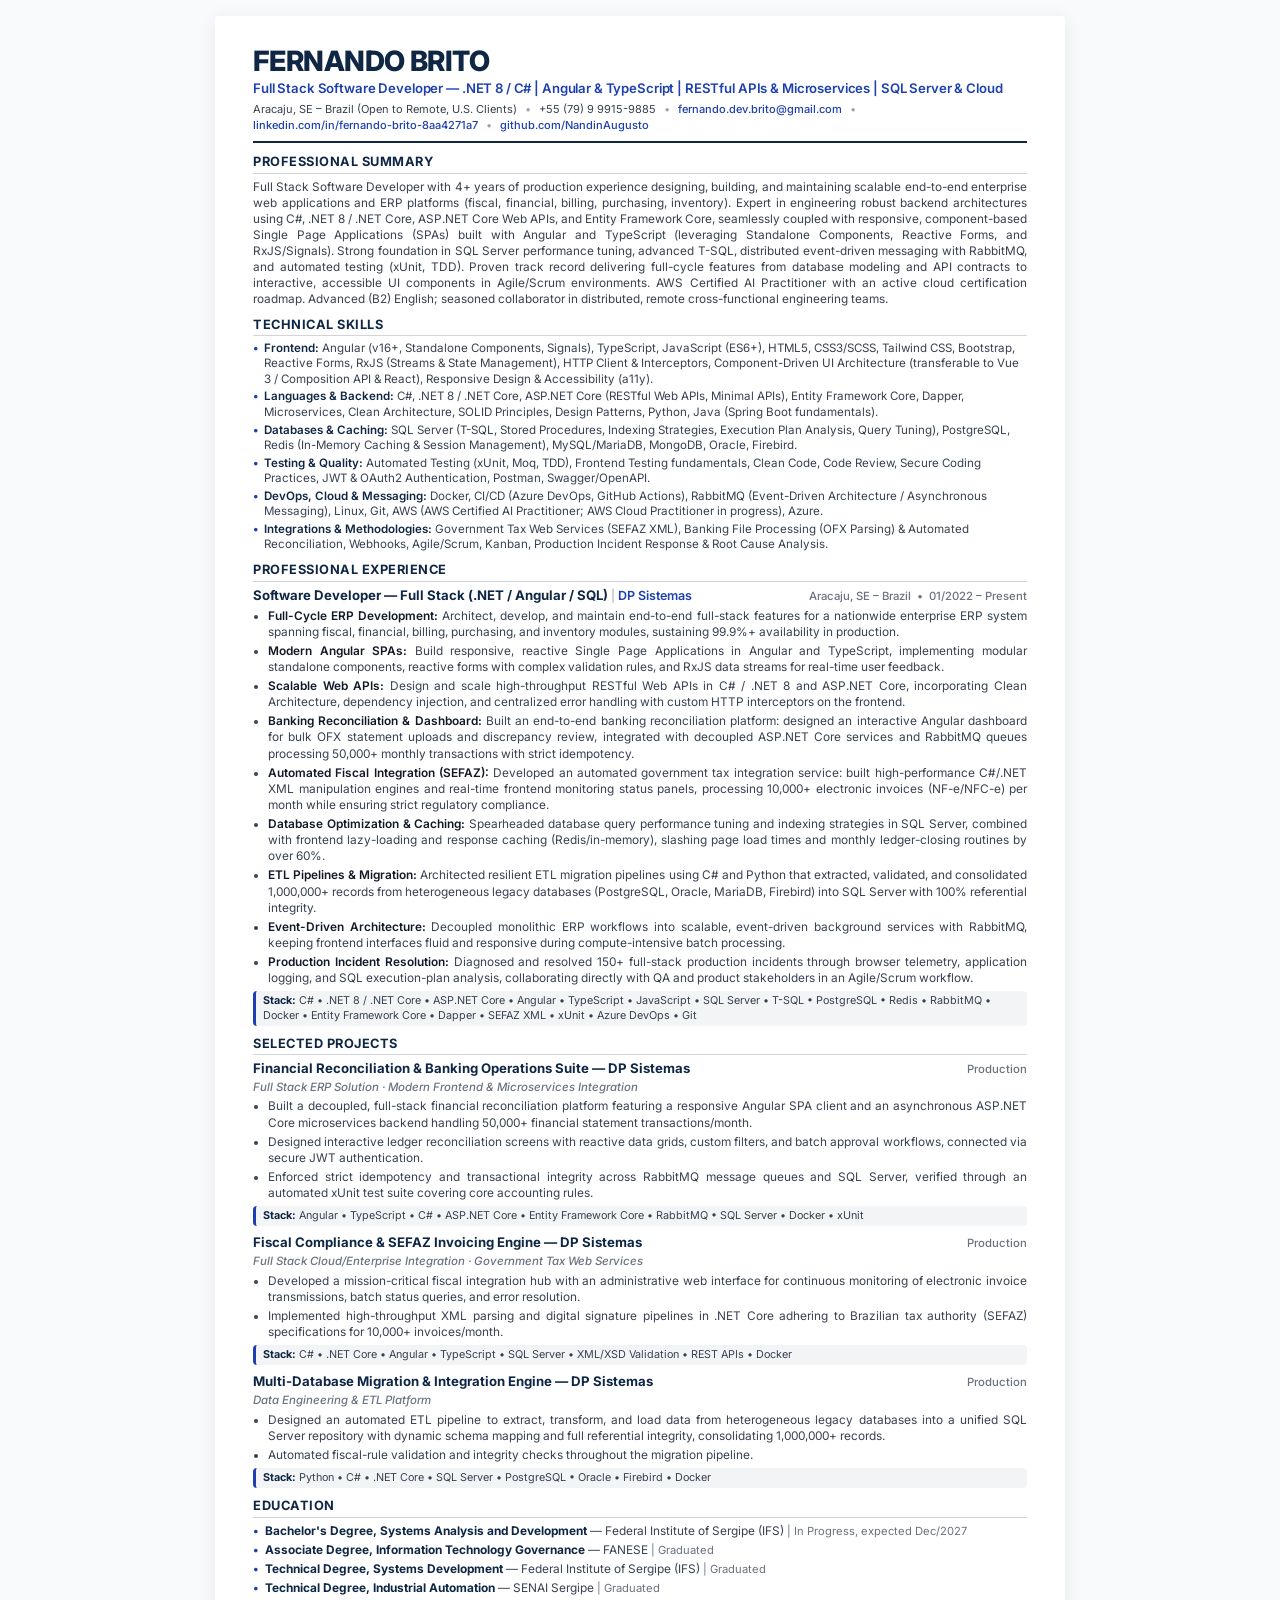
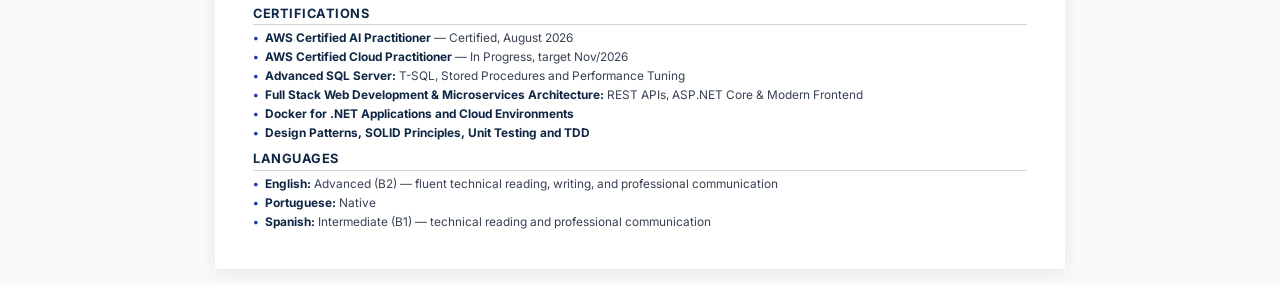
<file: cv/Fernando_Brito_Fullstack_Developer_EN.html>
<!DOCTYPE html>
<html lang="en">
<head>
  <meta charset="UTF-8">
  <meta name="viewport" content="width=device-width, initial-scale=1.0">
  <title>Fernando Brito - Full Stack Software Developer Resume</title>
  <link rel="preconnect" href="https://fonts.googleapis.com">
  <link rel="preconnect" href="https://fonts.gstatic.com" crossorigin>
  <link href="https://fonts.googleapis.com/css2?family=Inter:wght@300;400;500;600;700;800&display=swap" rel="stylesheet">
  <style>
    :root {
      --primary-color: #0f2744;
      --secondary-color: #1e40af;
      --text-main: #111827;
      --text-muted: #374151;
      --text-light: #6b7280;
      --border-color: #e5e7eb;
      --line-color: #d1d5db;
      --bg-pill: #f3f4f6;
    }

    * {
      box-sizing: border-box;
      margin: 0;
      padding: 0;
    }

    body {
      font-family: 'Inter', -apple-system, BlinkMacSystemFont, "Segoe UI", Roboto, Helvetica, Arial, sans-serif;
      color: var(--text-main);
      background-color: #f8fafc;
      line-height: 1.35;
      font-size: 9.1pt;
      -webkit-font-smoothing: antialiased;
    }

    .resume-container {
      max-width: 850px;
      margin: 16px auto;
      background: #ffffff;
      padding: 30px 38px;
      box-shadow: 0 4px 20px rgba(0, 0, 0, 0.08);
      border-radius: 4px;
    }

    /* Header */
    header {
      border-bottom: 2px solid var(--primary-color);
      padding-bottom: 8px;
      margin-bottom: 10px;
    }

    h1.name {
      font-size: 21pt;
      font-weight: 800;
      letter-spacing: -0.02em;
      color: var(--primary-color);
      text-transform: uppercase;
      line-height: 1.1;
      margin-bottom: 3px;
    }

    .headline {
      font-size: 9.9pt;
      font-weight: 600;
      color: var(--secondary-color);
      margin-bottom: 5px;
      letter-spacing: -0.01em;
    }

    .contact-bar {
      font-size: 8.3pt;
      color: var(--text-muted);
      display: flex;
      flex-wrap: wrap;
      align-items: center;
      gap: 3px 8px;
      line-height: 1.25;
    }

    .contact-bar a {
      color: var(--secondary-color);
      text-decoration: none;
      font-weight: 500;
    }

    .contact-bar a:hover {
      text-decoration: underline;
    }

    .separator {
      color: #9ca3af;
      font-weight: 400;
    }

    /* Section Styles */
    section {
      margin-bottom: 9px;
    }

    h2.section-title {
      font-size: 9.6pt;
      font-weight: 700;
      color: var(--primary-color);
      text-transform: uppercase;
      letter-spacing: 0.04em;
      border-bottom: 1px solid var(--line-color);
      padding-bottom: 2px;
      margin-bottom: 5px;
    }

    p.summary {
      color: var(--text-muted);
      text-align: justify;
      font-size: 8.85pt;
      line-height: 1.36;
    }

    /* Technical Skills */
    .skills-list {
      list-style-type: none;
      display: flex;
      flex-direction: column;
      gap: 2.5px;
    }

    .skills-list li {
      font-size: 8.7pt;
      color: var(--text-muted);
      line-height: 1.32;
      padding-left: 11px;
      position: relative;
    }

    .skills-list li::before {
      content: "•";
      position: absolute;
      left: 0;
      color: var(--secondary-color);
      font-weight: bold;
    }

    .skills-list strong {
      color: var(--primary-color);
      font-weight: 600;
    }

    /* Experience & Projects */
    .experience-block {
      margin-bottom: 8px;
    }

    .project-block {
      margin-bottom: 8px;
      page-break-inside: avoid;
    }

    .item-header {
      display: flex;
      justify-content: space-between;
      align-items: baseline;
      margin-bottom: 2px;
      flex-wrap: wrap;
    }

    .role-title {
      font-size: 9.9pt;
      font-weight: 700;
      color: var(--primary-color);
    }

    .company-name {
      font-size: 9.4pt;
      font-weight: 600;
      color: var(--secondary-color);
    }

    .location-date {
      font-size: 8.5pt;
      font-weight: 500;
      color: var(--text-light);
      white-space: nowrap;
    }

    .project-subtitle {
      font-size: 8.6pt;
      font-weight: 500;
      color: var(--text-light);
      font-style: italic;
      margin-bottom: 3px;
    }

    ul.bullet-list {
      margin-top: 3px;
      padding-left: 15px;
      display: flex;
      flex-direction: column;
      gap: 3px;
    }

    ul.bullet-list li {
      font-size: 8.9pt;
      color: var(--text-muted);
      line-height: 1.36;
      text-align: justify;
    }

    ul.bullet-list li strong {
      color: var(--text-main);
      font-weight: 600;
    }

    .stack-line {
      margin-top: 5px;
      font-size: 8.1pt;
      color: var(--text-muted);
      background: var(--bg-pill);
      padding: 3px 7px;
      border-radius: 4px;
      line-height: 1.32;
      border-left: 3px solid var(--secondary-color);
    }

    .stack-line strong {
      color: var(--primary-color);
    }

    /* Education, Certs, Languages */
    .compact-list {
      list-style-type: none;
      display: flex;
      flex-direction: column;
      gap: 3px;
    }

    .compact-list li {
      font-size: 8.9pt;
      color: var(--text-muted);
      padding-left: 12px;
      position: relative;
      line-height: 1.35;
    }

    .compact-list li::before {
      content: "•";
      position: absolute;
      left: 0;
      color: var(--secondary-color);
      font-weight: bold;
    }

    .compact-list strong {
      color: var(--primary-color);
    }

    .compact-list span.meta {
      color: var(--text-light);
      font-size: 8.4pt;
    }

    /* Print Optimizations */
    @media print {
      body {
        background-color: #ffffff;
        color: #000000;
        font-size: 8.6pt;
        line-height: 1.3;
      }

      .resume-container {
        max-width: 100%;
        margin: 0;
        padding: 0;
        box-shadow: none;
        border-radius: 0;
      }

      @page {
        size: letter;
        margin: 7mm 10mm 7mm 10mm;
      }

      section {
        margin-bottom: 7px;
      }

      h2.section-title {
        margin-bottom: 4px;
        padding-bottom: 1px;
      }

      header {
        margin-bottom: 7px;
        padding-bottom: 5px;
      }

      p.summary {
        font-size: 8.5pt;
        line-height: 1.3;
      }

      .skills-list {
        gap: 1.5px;
      }

      .skills-list li {
        font-size: 8.4pt;
        line-height: 1.28;
      }

      ul.bullet-list {
        gap: 1.5px;
      }

      ul.bullet-list li {
        font-size: 8.5pt;
        line-height: 1.28;
      }

      .page-break {
        page-break-before: always;
      }

      .avoid-break {
        page-break-inside: avoid;
      }

      .contact-bar a {
        color: #000000;
        text-decoration: none;
      }

      .stack-line {
        background: #f4f4f5;
        -webkit-print-color-adjust: exact;
        print-color-adjust: exact;
      }
    }
  </style>
</head>
<body>

  <div class="resume-container">
    <!-- Header -->
    <header>
      <h1 class="name">Fernando Brito</h1>
      <div class="headline">Full Stack Software Developer — .NET 8 / C# | Angular & TypeScript | RESTful APIs & Microservices | SQL Server & Cloud</div>
      <div class="contact-bar">
        <span>Aracaju, SE – Brazil (Open to Remote, U.S. Clients)</span>
        <span class="separator">•</span>
        <span>+55 (79) 9 9915-9885</span>
        <span class="separator">•</span>
        <a href="mailto:fernando.dev.brito@gmail.com">fernando.dev.brito@gmail.com</a>
        <span class="separator">•</span>
        <a href="https://linkedin.com/in/fernando-brito-8aa4271a7" target="_blank">linkedin.com/in/fernando-brito-8aa4271a7</a>
        <span class="separator">•</span>
        <a href="https://github.com/NandinAugusto" target="_blank">github.com/NandinAugusto</a>
      </div>
    </header>

    <!-- Professional Summary -->
    <section>
      <h2 class="section-title">Professional Summary</h2>
      <p class="summary">
        Full Stack Software Developer with 4+ years of production experience designing, building, and maintaining scalable end-to-end enterprise web applications and ERP platforms (fiscal, financial, billing, purchasing, inventory). Expert in engineering robust backend architectures using C#, .NET 8 / .NET Core, ASP.NET Core Web APIs, and Entity Framework Core, seamlessly coupled with responsive, component-based Single Page Applications (SPAs) built with Angular and TypeScript (leveraging Standalone Components, Reactive Forms, and RxJS/Signals). Strong foundation in SQL Server performance tuning, advanced T-SQL, distributed event-driven messaging with RabbitMQ, and automated testing (xUnit, TDD). Proven track record delivering full-cycle features from database modeling and API contracts to interactive, accessible UI components in Agile/Scrum environments. AWS Certified AI Practitioner with an active cloud certification roadmap. Advanced (B2) English; seasoned collaborator in distributed, remote cross-functional engineering teams.
      </p>
    </section>

    <!-- Technical Skills -->
    <section>
      <h2 class="section-title">Technical Skills</h2>
      <ul class="skills-list">
        <li><strong>Frontend:</strong> Angular (v16+, Standalone Components, Signals), TypeScript, JavaScript (ES6+), HTML5, CSS3/SCSS, Tailwind CSS, Bootstrap, Reactive Forms, RxJS (Streams & State Management), HTTP Client & Interceptors, Component-Driven UI Architecture (transferable to Vue 3 / Composition API & React), Responsive Design & Accessibility (a11y).</li>
        <li><strong>Languages & Backend:</strong> C#, .NET 8 / .NET Core, ASP.NET Core (RESTful Web APIs, Minimal APIs), Entity Framework Core, Dapper, Microservices, Clean Architecture, SOLID Principles, Design Patterns, Python, Java (Spring Boot fundamentals).</li>
        <li><strong>Databases & Caching:</strong> SQL Server (T-SQL, Stored Procedures, Indexing Strategies, Execution Plan Analysis, Query Tuning), PostgreSQL, Redis (In-Memory Caching & Session Management), MySQL/MariaDB, MongoDB, Oracle, Firebird.</li>
        <li><strong>Testing & Quality:</strong> Automated Testing (xUnit, Moq, TDD), Frontend Testing fundamentals, Clean Code, Code Review, Secure Coding Practices, JWT & OAuth2 Authentication, Postman, Swagger/OpenAPI.</li>
        <li><strong>DevOps, Cloud & Messaging:</strong> Docker, CI/CD (Azure DevOps, GitHub Actions), RabbitMQ (Event-Driven Architecture / Asynchronous Messaging), Linux, Git, AWS (AWS Certified AI Practitioner; AWS Cloud Practitioner in progress), Azure.</li>
        <li><strong>Integrations & Methodologies:</strong> Government Tax Web Services (SEFAZ XML), Banking File Processing (OFX Parsing) & Automated Reconciliation, Webhooks, Agile/Scrum, Kanban, Production Incident Response & Root Cause Analysis.</li>
      </ul>
    </section>

    <!-- Professional Experience -->
    <section>
      <h2 class="section-title">Professional Experience</h2>
      <div class="experience-block">
        <div class="item-header">
          <div>
            <span class="role-title">Software Developer — Full Stack (.NET / Angular / SQL)</span>
            <span class="separator"> | </span>
            <span class="company-name">DP Sistemas</span>
          </div>
          <div class="location-date">Aracaju, SE – Brazil &nbsp;•&nbsp; 01/2022 – Present</div>
        </div>
        <ul class="bullet-list">
          <li><strong>Full-Cycle ERP Development:</strong> Architect, develop, and maintain end-to-end full-stack features for a nationwide enterprise ERP system spanning fiscal, financial, billing, purchasing, and inventory modules, sustaining 99.9%+ availability in production.</li>
          <li><strong>Modern Angular SPAs:</strong> Build responsive, reactive Single Page Applications in Angular and TypeScript, implementing modular standalone components, reactive forms with complex validation rules, and RxJS data streams for real-time user feedback.</li>
          <li><strong>Scalable Web APIs:</strong> Design and scale high-throughput RESTful Web APIs in C# / .NET 8 and ASP.NET Core, incorporating Clean Architecture, dependency injection, and centralized error handling with custom HTTP interceptors on the frontend.</li>
          <li><strong>Banking Reconciliation & Dashboard:</strong> Built an end-to-end banking reconciliation platform: designed an interactive Angular dashboard for bulk OFX statement uploads and discrepancy review, integrated with decoupled ASP.NET Core services and RabbitMQ queues processing 50,000+ monthly transactions with strict idempotency.</li>
          <li><strong>Automated Fiscal Integration (SEFAZ):</strong> Developed an automated government tax integration service: built high-performance C#/.NET XML manipulation engines and real-time frontend monitoring status panels, processing 10,000+ electronic invoices (NF-e/NFC-e) per month while ensuring strict regulatory compliance.</li>
          <li><strong>Database Optimization & Caching:</strong> Spearheaded database query performance tuning and indexing strategies in SQL Server, combined with frontend lazy-loading and response caching (Redis/in-memory), slashing page load times and monthly ledger-closing routines by over 60%.</li>
          <li><strong>ETL Pipelines & Migration:</strong> Architected resilient ETL migration pipelines using C# and Python that extracted, validated, and consolidated 1,000,000+ records from heterogeneous legacy databases (PostgreSQL, Oracle, MariaDB, Firebird) into SQL Server with 100% referential integrity.</li>
          <li><strong>Event-Driven Architecture:</strong> Decoupled monolithic ERP workflows into scalable, event-driven background services with RabbitMQ, keeping frontend interfaces fluid and responsive during compute-intensive batch processing.</li>
          <li><strong>Production Incident Resolution:</strong> Diagnosed and resolved 150+ full-stack production incidents through browser telemetry, application logging, and SQL execution-plan analysis, collaborating directly with QA and product stakeholders in an Agile/Scrum workflow.</li>
        </ul>
        <div class="stack-line">
          <strong>Stack:</strong> C# • .NET 8 / .NET Core • ASP.NET Core • Angular • TypeScript • JavaScript • SQL Server • T-SQL • PostgreSQL • Redis • RabbitMQ • Docker • Entity Framework Core • Dapper • SEFAZ XML • xUnit • Azure DevOps • Git
        </div>
      </div>
    </section>

    <div class="page-break"></div>

    <!-- Selected Projects -->
    <section>
      <h2 class="section-title">Selected Projects</h2>
      
      <div class="project-block">
        <div class="item-header">
          <span class="role-title">Financial Reconciliation & Banking Operations Suite — DP Sistemas</span>
          <span class="location-date">Production</span>
        </div>
        <div class="project-subtitle">Full Stack ERP Solution · Modern Frontend & Microservices Integration</div>
        <ul class="bullet-list">
          <li>Built a decoupled, full-stack financial reconciliation platform featuring a responsive Angular SPA client and an asynchronous ASP.NET Core microservices backend handling 50,000+ financial statement transactions/month.</li>
          <li>Designed interactive ledger reconciliation screens with reactive data grids, custom filters, and batch approval workflows, connected via secure JWT authentication.</li>
          <li>Enforced strict idempotency and transactional integrity across RabbitMQ message queues and SQL Server, verified through an automated xUnit test suite covering core accounting rules.</li>
        </ul>
        <div class="stack-line">
          <strong>Stack:</strong> Angular • TypeScript • C# • ASP.NET Core • Entity Framework Core • RabbitMQ • SQL Server • Docker • xUnit
        </div>
      </div>

      <div class="project-block">
        <div class="item-header">
          <span class="role-title">Fiscal Compliance & SEFAZ Invoicing Engine — DP Sistemas</span>
          <span class="location-date">Production</span>
        </div>
        <div class="project-subtitle">Full Stack Cloud/Enterprise Integration · Government Tax Web Services</div>
        <ul class="bullet-list">
          <li>Developed a mission-critical fiscal integration hub with an administrative web interface for continuous monitoring of electronic invoice transmissions, batch status queries, and error resolution.</li>
          <li>Implemented high-throughput XML parsing and digital signature pipelines in .NET Core adhering to Brazilian tax authority (SEFAZ) specifications for 10,000+ invoices/month.</li>
        </ul>
        <div class="stack-line">
          <strong>Stack:</strong> C# • .NET Core • Angular • TypeScript • SQL Server • XML/XSD Validation • REST APIs • Docker
        </div>
      </div>

      <div class="project-block">
        <div class="item-header">
          <span class="role-title">Multi-Database Migration & Integration Engine — DP Sistemas</span>
          <span class="location-date">Production</span>
        </div>
        <div class="project-subtitle">Data Engineering & ETL Platform</div>
        <ul class="bullet-list">
          <li>Designed an automated ETL pipeline to extract, transform, and load data from heterogeneous legacy databases into a unified SQL Server repository with dynamic schema mapping and full referential integrity, consolidating 1,000,000+ records.</li>
          <li>Automated fiscal-rule validation and integrity checks throughout the migration pipeline.</li>
        </ul>
        <div class="stack-line">
          <strong>Stack:</strong> Python • C# • .NET Core • SQL Server • PostgreSQL • Oracle • Firebird • Docker
        </div>
      </div>
    </section>

    <!-- Education -->
    <section class="avoid-break">
      <h2 class="section-title">Education</h2>
      <ul class="compact-list">
        <li><strong>Bachelor's Degree, Systems Analysis and Development</strong> — Federal Institute of Sergipe (IFS) <span class="meta">| In Progress, expected Dec/2027</span></li>
        <li><strong>Associate Degree, Information Technology Governance</strong> — FANESE <span class="meta">| Graduated</span></li>
        <li><strong>Technical Degree, Systems Development</strong> — Federal Institute of Sergipe (IFS) <span class="meta">| Graduated</span></li>
        <li><strong>Technical Degree, Industrial Automation</strong> — SENAI Sergipe <span class="meta">| Graduated</span></li>
      </ul>
    </section>

    <!-- Certifications -->
    <section class="avoid-break">
      <h2 class="section-title">Certifications</h2>
      <ul class="compact-list">
        <li><strong>AWS Certified AI Practitioner</strong> — Certified, August 2026</li>
        <li><strong>AWS Certified Cloud Practitioner</strong> — In Progress, target Nov/2026</li>
        <li><strong>Advanced SQL Server:</strong> T-SQL, Stored Procedures and Performance Tuning</li>
        <li><strong>Full Stack Web Development & Microservices Architecture:</strong> REST APIs, ASP.NET Core & Modern Frontend</li>
        <li><strong>Docker for .NET Applications and Cloud Environments</strong></li>
        <li><strong>Design Patterns, SOLID Principles, Unit Testing and TDD</strong></li>
      </ul>
    </section>

    <!-- Languages -->
    <section class="avoid-break">
      <h2 class="section-title">Languages</h2>
      <ul class="compact-list">
        <li><strong>English:</strong> Advanced (B2) — fluent technical reading, writing, and professional communication</li>
        <li><strong>Portuguese:</strong> Native</li>
        <li><strong>Spanish:</strong> Intermediate (B1) — technical reading and professional communication</li>
      </ul>
    </section>

  </div>

</body>
</html>
</file>
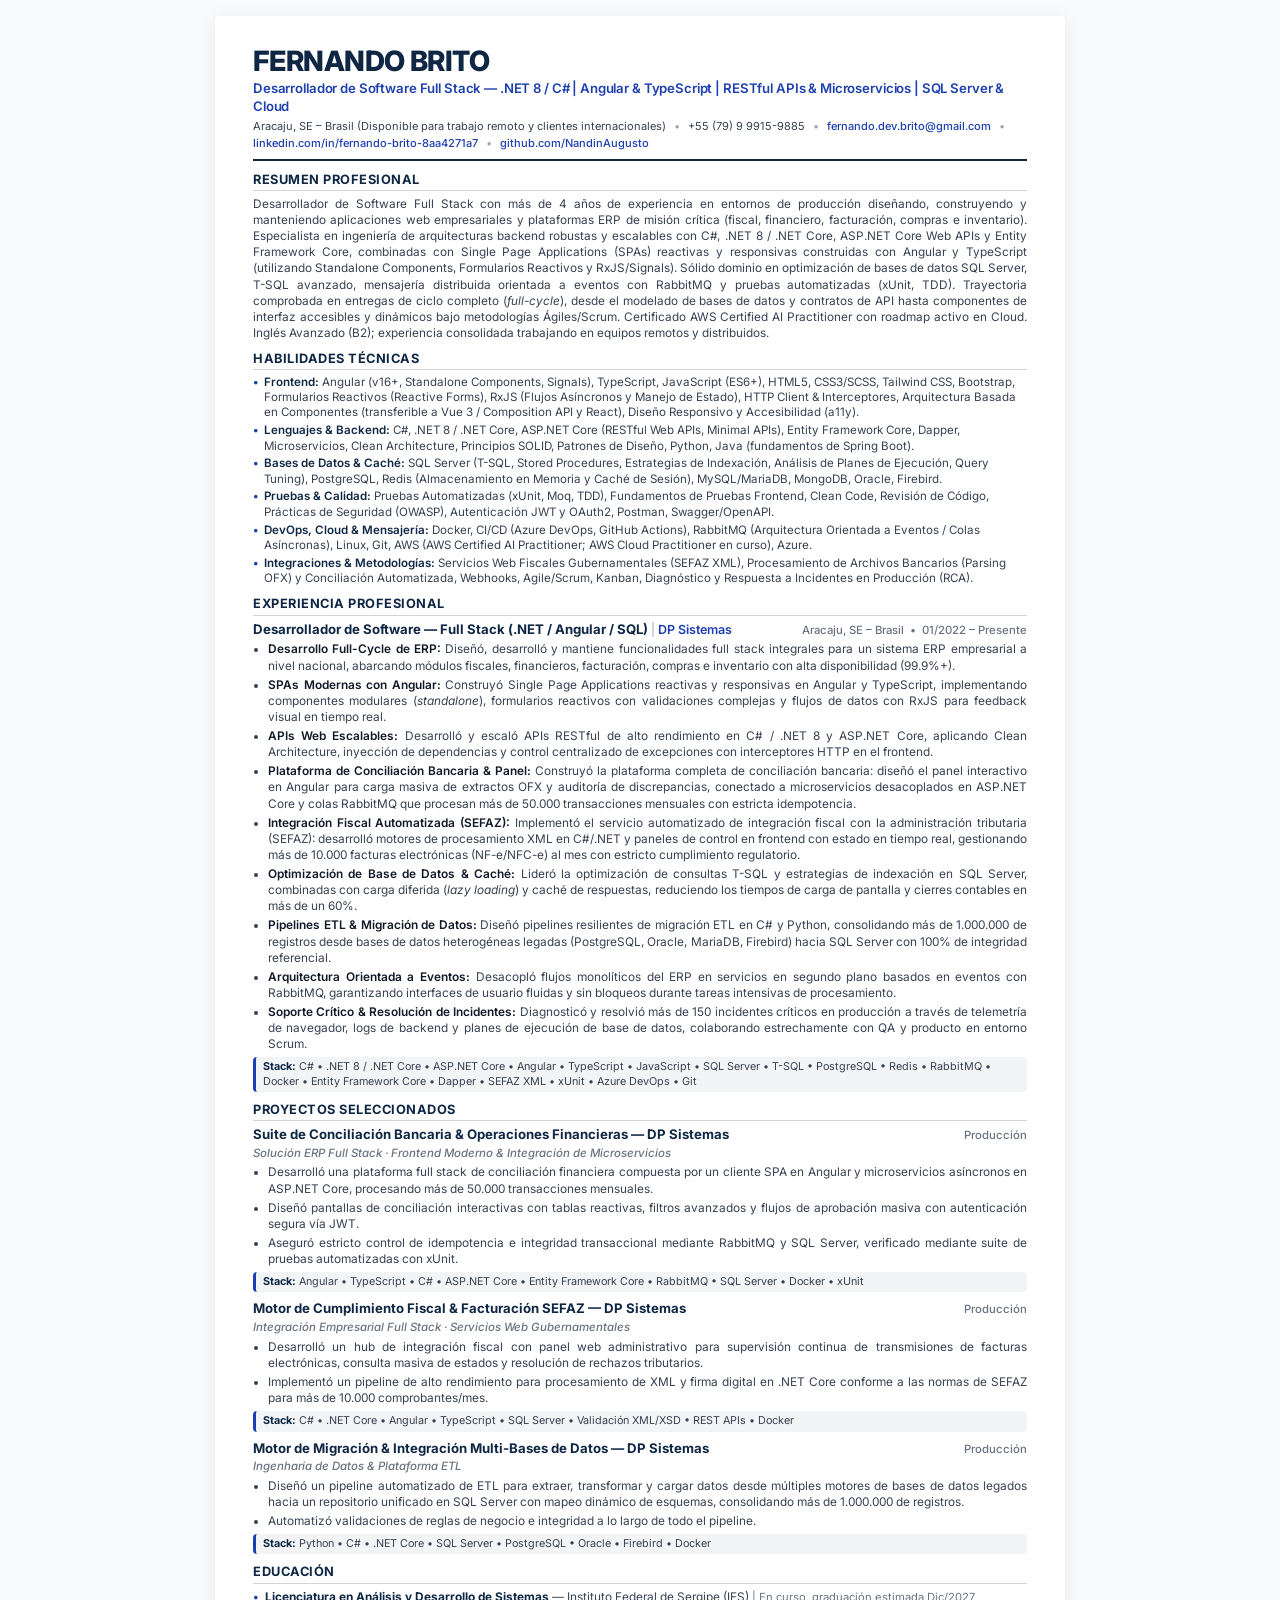
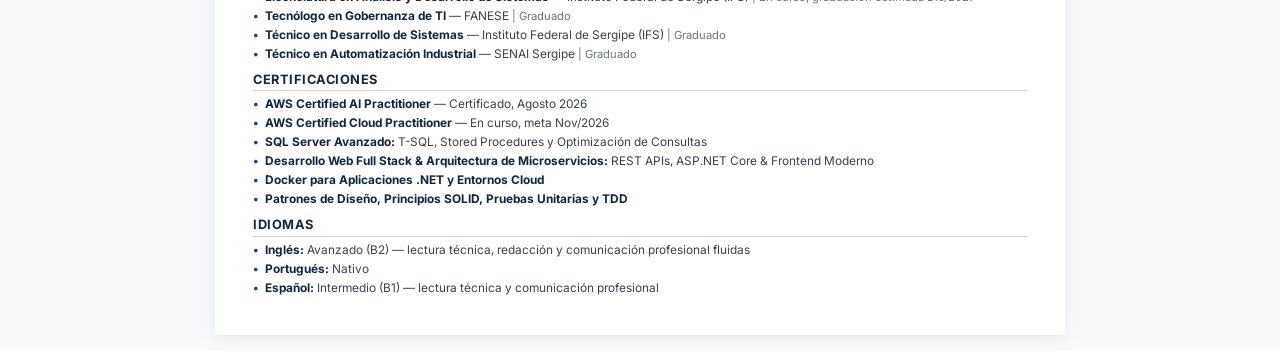
<file: cv/Fernando_Brito_Fullstack_Developer_ES.html>
<!DOCTYPE html>
<html lang="es">
<head>
  <meta charset="UTF-8">
  <meta name="viewport" content="width=device-width, initial-scale=1.0">
  <title>Fernando Brito - Currículum Desarrollador Full Stack</title>
  <link rel="preconnect" href="https://fonts.googleapis.com">
  <link rel="preconnect" href="https://fonts.gstatic.com" crossorigin>
  <link href="https://fonts.googleapis.com/css2?family=Inter:wght@300;400;500;600;700;800&display=swap" rel="stylesheet">
  <style>
    :root {
      --primary-color: #0f2744;
      --secondary-color: #1e40af;
      --text-main: #111827;
      --text-muted: #374151;
      --text-light: #6b7280;
      --border-color: #e5e7eb;
      --line-color: #d1d5db;
      --bg-pill: #f3f4f6;
    }

    * {
      box-sizing: border-box;
      margin: 0;
      padding: 0;
    }

    body {
      font-family: 'Inter', -apple-system, BlinkMacSystemFont, "Segoe UI", Roboto, Helvetica, Arial, sans-serif;
      color: var(--text-main);
      background-color: #f8fafc;
      line-height: 1.35;
      font-size: 9.1pt;
      -webkit-font-smoothing: antialiased;
    }

    .resume-container {
      max-width: 850px;
      margin: 16px auto;
      background: #ffffff;
      padding: 30px 38px;
      box-shadow: 0 4px 20px rgba(0, 0, 0, 0.08);
      border-radius: 4px;
    }

    /* Header */
    header {
      border-bottom: 2px solid var(--primary-color);
      padding-bottom: 8px;
      margin-bottom: 10px;
    }

    h1.name {
      font-size: 21pt;
      font-weight: 800;
      letter-spacing: -0.02em;
      color: var(--primary-color);
      text-transform: uppercase;
      line-height: 1.1;
      margin-bottom: 3px;
    }

    .headline {
      font-size: 9.9pt;
      font-weight: 600;
      color: var(--secondary-color);
      margin-bottom: 5px;
      letter-spacing: -0.01em;
    }

    .contact-bar {
      font-size: 8.3pt;
      color: var(--text-muted);
      display: flex;
      flex-wrap: wrap;
      align-items: center;
      gap: 3px 8px;
      line-height: 1.25;
    }

    .contact-bar a {
      color: var(--secondary-color);
      text-decoration: none;
      font-weight: 500;
    }

    .contact-bar a:hover {
      text-decoration: underline;
    }

    .separator {
      color: #9ca3af;
      font-weight: 400;
    }

    /* Section Styles */
    section {
      margin-bottom: 9px;
    }

    h2.section-title {
      font-size: 9.6pt;
      font-weight: 700;
      color: var(--primary-color);
      text-transform: uppercase;
      letter-spacing: 0.04em;
      border-bottom: 1px solid var(--line-color);
      padding-bottom: 2px;
      margin-bottom: 5px;
    }

    p.summary {
      color: var(--text-muted);
      text-align: justify;
      font-size: 8.85pt;
      line-height: 1.36;
    }

    /* Technical Skills */
    .skills-list {
      list-style-type: none;
      display: flex;
      flex-direction: column;
      gap: 2.5px;
    }

    .skills-list li {
      font-size: 8.7pt;
      color: var(--text-muted);
      line-height: 1.32;
      padding-left: 11px;
      position: relative;
    }

    .skills-list li::before {
      content: "•";
      position: absolute;
      left: 0;
      color: var(--secondary-color);
      font-weight: bold;
    }

    .skills-list strong {
      color: var(--primary-color);
      font-weight: 600;
    }

    /* Experience & Projects */
    .experience-block {
      margin-bottom: 8px;
    }

    .project-block {
      margin-bottom: 8px;
      page-break-inside: avoid;
    }

    .item-header {
      display: flex;
      justify-content: space-between;
      align-items: baseline;
      margin-bottom: 2px;
      flex-wrap: wrap;
    }

    .role-title {
      font-size: 9.9pt;
      font-weight: 700;
      color: var(--primary-color);
    }

    .company-name {
      font-size: 9.4pt;
      font-weight: 600;
      color: var(--secondary-color);
    }

    .location-date {
      font-size: 8.5pt;
      font-weight: 500;
      color: var(--text-light);
      white-space: nowrap;
    }

    .project-subtitle {
      font-size: 8.6pt;
      font-weight: 500;
      color: var(--text-light);
      font-style: italic;
      margin-bottom: 3px;
    }

    ul.bullet-list {
      margin-top: 3px;
      padding-left: 15px;
      display: flex;
      flex-direction: column;
      gap: 3px;
    }

    ul.bullet-list li {
      font-size: 8.9pt;
      color: var(--text-muted);
      line-height: 1.36;
      text-align: justify;
    }

    ul.bullet-list li strong {
      color: var(--text-main);
      font-weight: 600;
    }

    .stack-line {
      margin-top: 5px;
      font-size: 8.1pt;
      color: var(--text-muted);
      background: var(--bg-pill);
      padding: 3px 7px;
      border-radius: 4px;
      line-height: 1.32;
      border-left: 3px solid var(--secondary-color);
    }

    .stack-line strong {
      color: var(--primary-color);
    }

    /* Education, Certs, Languages */
    .compact-list {
      list-style-type: none;
      display: flex;
      flex-direction: column;
      gap: 3px;
    }

    .compact-list li {
      font-size: 8.9pt;
      color: var(--text-muted);
      padding-left: 12px;
      position: relative;
      line-height: 1.35;
    }

    .compact-list li::before {
      content: "•";
      position: absolute;
      left: 0;
      color: var(--secondary-color);
      font-weight: bold;
    }

    .compact-list strong {
      color: var(--primary-color);
    }

    .compact-list span.meta {
      color: var(--text-light);
      font-size: 8.4pt;
    }

    /* Print Optimizations */
    @media print {
      body {
        background-color: #ffffff;
        color: #000000;
        font-size: 8.6pt;
        line-height: 1.3;
      }

      .resume-container {
        max-width: 100%;
        margin: 0;
        padding: 0;
        box-shadow: none;
        border-radius: 0;
      }

      @page {
        size: letter;
        margin: 7mm 10mm 7mm 10mm;
      }

      section {
        margin-bottom: 7px;
      }

      h2.section-title {
        margin-bottom: 4px;
        padding-bottom: 1px;
      }

      header {
        margin-bottom: 7px;
        padding-bottom: 5px;
      }

      p.summary {
        font-size: 8.5pt;
        line-height: 1.3;
      }

      .skills-list {
        gap: 1.5px;
      }

      .skills-list li {
        font-size: 8.4pt;
        line-height: 1.28;
      }

      ul.bullet-list {
        gap: 1.5px;
      }

      ul.bullet-list li {
        font-size: 8.5pt;
        line-height: 1.28;
      }

      .page-break {
        page-break-before: always;
      }

      .avoid-break {
        page-break-inside: avoid;
      }

      .contact-bar a {
        color: #000000;
        text-decoration: none;
      }

      .stack-line {
        background: #f4f4f5;
        -webkit-print-color-adjust: exact;
        print-color-adjust: exact;
      }
    }
  </style>
</head>
<body>

  <div class="resume-container">
    <!-- Header -->
    <header>
      <h1 class="name">Fernando Brito</h1>
      <div class="headline">Desarrollador de Software Full Stack — .NET 8 / C# | Angular & TypeScript | RESTful APIs & Microservicios | SQL Server & Cloud</div>
      <div class="contact-bar">
        <span>Aracaju, SE – Brasil (Disponible para trabajo remoto y clientes internacionales)</span>
        <span class="separator">•</span>
        <span>+55 (79) 9 9915-9885</span>
        <span class="separator">•</span>
        <a href="mailto:fernando.dev.brito@gmail.com">fernando.dev.brito@gmail.com</a>
        <span class="separator">•</span>
        <a href="https://linkedin.com/in/fernando-brito-8aa4271a7" target="_blank">linkedin.com/in/fernando-brito-8aa4271a7</a>
        <span class="separator">•</span>
        <a href="https://github.com/NandinAugusto" target="_blank">github.com/NandinAugusto</a>
      </div>
    </header>

    <!-- Resumen Profesional -->
    <section>
      <h2 class="section-title">Resumen Profesional</h2>
      <p class="summary">
        Desarrollador de Software Full Stack con más de 4 años de experiencia en entornos de producción diseñando, construyendo y manteniendo aplicaciones web empresariales y plataformas ERP de misión crítica (fiscal, financiero, facturación, compras e inventario). Especialista en ingeniería de arquitecturas backend robustas y escalables con C#, .NET 8 / .NET Core, ASP.NET Core Web APIs y Entity Framework Core, combinadas con Single Page Applications (SPAs) reactivas y responsivas construidas con Angular y TypeScript (utilizando Standalone Components, Formularios Reactivos y RxJS/Signals). Sólido dominio en optimización de bases de datos SQL Server, T-SQL avanzado, mensajería distribuida orientada a eventos con RabbitMQ y pruebas automatizadas (xUnit, TDD). Trayectoria comprobada en entregas de ciclo completo (<em>full-cycle</em>), desde el modelado de bases de datos y contratos de API hasta componentes de interfaz accesibles y dinámicos bajo metodologías Ágiles/Scrum. Certificado AWS Certified AI Practitioner con roadmap activo en Cloud. Inglés Avanzado (B2); experiencia consolidada trabajando en equipos remotos y distribuidos.
      </p>
    </section>

    <!-- Habilidades Técnicas -->
    <section>
      <h2 class="section-title">Habilidades Técnicas</h2>
      <ul class="skills-list">
        <li><strong>Frontend:</strong> Angular (v16+, Standalone Components, Signals), TypeScript, JavaScript (ES6+), HTML5, CSS3/SCSS, Tailwind CSS, Bootstrap, Formularios Reactivos (Reactive Forms), RxJS (Flujos Asíncronos y Manejo de Estado), HTTP Client & Interceptores, Arquitectura Basada en Componentes (transferible a Vue 3 / Composition API y React), Diseño Responsivo y Accesibilidad (a11y).</li>
        <li><strong>Lenguajes & Backend:</strong> C#, .NET 8 / .NET Core, ASP.NET Core (RESTful Web APIs, Minimal APIs), Entity Framework Core, Dapper, Microservicios, Clean Architecture, Principios SOLID, Patrones de Diseño, Python, Java (fundamentos de Spring Boot).</li>
        <li><strong>Bases de Datos & Caché:</strong> SQL Server (T-SQL, Stored Procedures, Estrategias de Indexación, Análisis de Planes de Ejecución, Query Tuning), PostgreSQL, Redis (Almacenamiento en Memoria y Caché de Sesión), MySQL/MariaDB, MongoDB, Oracle, Firebird.</li>
        <li><strong>Pruebas & Calidad:</strong> Pruebas Automatizadas (xUnit, Moq, TDD), Fundamentos de Pruebas Frontend, Clean Code, Revisión de Código, Prácticas de Seguridad (OWASP), Autenticación JWT y OAuth2, Postman, Swagger/OpenAPI.</li>
        <li><strong>DevOps, Cloud & Mensajería:</strong> Docker, CI/CD (Azure DevOps, GitHub Actions), RabbitMQ (Arquitectura Orientada a Eventos / Colas Asíncronas), Linux, Git, AWS (AWS Certified AI Practitioner; AWS Cloud Practitioner en curso), Azure.</li>
        <li><strong>Integraciones & Metodologías:</strong> Servicios Web Fiscales Gubernamentales (SEFAZ XML), Procesamiento de Archivos Bancarios (Parsing OFX) y Conciliación Automatizada, Webhooks, Agile/Scrum, Kanban, Diagnóstico y Respuesta a Incidentes en Producción (RCA).</li>
      </ul>
    </section>

    <!-- Experiencia Profesional -->
    <section>
      <h2 class="section-title">Experiencia Profesional</h2>
      <div class="experience-block">
        <div class="item-header">
          <div>
            <span class="role-title">Desarrollador de Software — Full Stack (.NET / Angular / SQL)</span>
            <span class="separator"> | </span>
            <span class="company-name">DP Sistemas</span>
          </div>
          <div class="location-date">Aracaju, SE – Brasil &nbsp;•&nbsp; 01/2022 – Presente</div>
        </div>
        <ul class="bullet-list">
          <li><strong>Desarrollo Full-Cycle de ERP:</strong> Diseñó, desarrolló y mantiene funcionalidades full stack integrales para un sistema ERP empresarial a nivel nacional, abarcando módulos fiscales, financieros, facturación, compras e inventario con alta disponibilidad (99.9%+).</li>
          <li><strong>SPAs Modernas con Angular:</strong> Construyó Single Page Applications reactivas y responsivas en Angular y TypeScript, implementando componentes modulares (<em>standalone</em>), formularios reactivos con validaciones complejas y flujos de datos con RxJS para feedback visual en tiempo real.</li>
          <li><strong>APIs Web Escalables:</strong> Desarrolló y escaló APIs RESTful de alto rendimiento en C# / .NET 8 y ASP.NET Core, aplicando Clean Architecture, inyección de dependencias y control centralizado de excepciones con interceptores HTTP en el frontend.</li>
          <li><strong>Plataforma de Conciliación Bancaria & Panel:</strong> Construyó la plataforma completa de conciliación bancaria: diseñó el panel interactivo en Angular para carga masiva de extractos OFX y auditoría de discrepancias, conectado a microservicios desacoplados en ASP.NET Core y colas RabbitMQ que procesan más de 50.000 transacciones mensuales con estricta idempotencia.</li>
          <li><strong>Integración Fiscal Automatizada (SEFAZ):</strong> Implementó el servicio automatizado de integración fiscal con la administración tributaria (SEFAZ): desarrolló motores de procesamiento XML en C#/.NET y paneles de control en frontend con estado en tiempo real, gestionando más de 10.000 facturas electrónicas (NF-e/NFC-e) al mes con estricto cumplimiento regulatorio.</li>
          <li><strong>Optimización de Base de Datos & Caché:</strong> Lideró la optimización de consultas T-SQL y estrategias de indexación en SQL Server, combinadas con carga diferida (<em>lazy loading</em>) y caché de respuestas, reduciendo los tiempos de carga de pantalla y cierres contables en más de un 60%.</li>
          <li><strong>Pipelines ETL & Migración de Datos:</strong> Diseñó pipelines resilientes de migración ETL en C# y Python, consolidando más de 1.000.000 de registros desde bases de datos heterogéneas legadas (PostgreSQL, Oracle, MariaDB, Firebird) hacia SQL Server con 100% de integridad referencial.</li>
          <li><strong>Arquitectura Orientada a Eventos:</strong> Desacopló flujos monolíticos del ERP en servicios en segundo plano basados en eventos con RabbitMQ, garantizando interfaces de usuario fluidas y sin bloqueos durante tareas intensivas de procesamiento.</li>
          <li><strong>Soporte Crítico & Resolución de Incidentes:</strong> Diagnosticó y resolvió más de 150 incidentes críticos en producción a través de telemetría de navegador, logs de backend y planes de ejecución de base de datos, colaborando estrechamente con QA y producto en entorno Scrum.</li>
        </ul>
        <div class="stack-line">
          <strong>Stack:</strong> C# • .NET 8 / .NET Core • ASP.NET Core • Angular • TypeScript • JavaScript • SQL Server • T-SQL • PostgreSQL • Redis • RabbitMQ • Docker • Entity Framework Core • Dapper • SEFAZ XML • xUnit • Azure DevOps • Git
        </div>
      </div>
    </section>

    <div class="page-break"></div>

    <!-- Proyectos Seleccionados -->
    <section>
      <h2 class="section-title">Proyectos Seleccionados</h2>
      
      <div class="project-block">
        <div class="item-header">
          <span class="role-title">Suite de Conciliación Bancaria & Operaciones Financieras — DP Sistemas</span>
          <span class="location-date">Producción</span>
        </div>
        <div class="project-subtitle">Solución ERP Full Stack · Frontend Moderno & Integración de Microservicios</div>
        <ul class="bullet-list">
          <li>Desarrolló una plataforma full stack de conciliación financiera compuesta por un cliente SPA en Angular y microservicios asíncronos en ASP.NET Core, procesando más de 50.000 transacciones mensuales.</li>
          <li>Diseñó pantallas de conciliación interactivas con tablas reactivas, filtros avanzados y flujos de aprobación masiva con autenticación segura vía JWT.</li>
          <li>Aseguró estricto control de idempotencia e integridad transaccional mediante RabbitMQ y SQL Server, verificado mediante suite de pruebas automatizadas con xUnit.</li>
        </ul>
        <div class="stack-line">
          <strong>Stack:</strong> Angular • TypeScript • C# • ASP.NET Core • Entity Framework Core • RabbitMQ • SQL Server • Docker • xUnit
        </div>
      </div>

      <div class="project-block">
        <div class="item-header">
          <span class="role-title">Motor de Cumplimiento Fiscal & Facturación SEFAZ — DP Sistemas</span>
          <span class="location-date">Producción</span>
        </div>
        <div class="project-subtitle">Integración Empresarial Full Stack · Servicios Web Gubernamentales</div>
        <ul class="bullet-list">
          <li>Desarrolló un hub de integración fiscal con panel web administrativo para supervisión continua de transmisiones de facturas electrónicas, consulta masiva de estados y resolución de rechazos tributarios.</li>
          <li>Implementó un pipeline de alto rendimiento para procesamiento de XML y firma digital en .NET Core conforme a las normas de SEFAZ para más de 10.000 comprobantes/mes.</li>
        </ul>
        <div class="stack-line">
          <strong>Stack:</strong> C# • .NET Core • Angular • TypeScript • SQL Server • Validación XML/XSD • REST APIs • Docker
        </div>
      </div>

      <div class="project-block">
        <div class="item-header">
          <span class="role-title">Motor de Migración & Integración Multi-Bases de Datos — DP Sistemas</span>
          <span class="location-date">Producción</span>
        </div>
        <div class="project-subtitle">Ingenharia de Datos & Plataforma ETL</div>
        <ul class="bullet-list">
          <li>Diseñó un pipeline automatizado de ETL para extraer, transformar y cargar datos desde múltiples motores de bases de datos legados hacia un repositorio unificado en SQL Server con mapeo dinámico de esquemas, consolidando más de 1.000.000 de registros.</li>
          <li>Automatizó validaciones de reglas de negocio e integridad a lo largo de todo el pipeline.</li>
        </ul>
        <div class="stack-line">
          <strong>Stack:</strong> Python • C# • .NET Core • SQL Server • PostgreSQL • Oracle • Firebird • Docker
        </div>
      </div>
    </section>

    <!-- Educación -->
    <section class="avoid-break">
      <h2 class="section-title">Educación</h2>
      <ul class="compact-list">
        <li><strong>Licenciatura en Análisis y Desarrollo de Sistemas</strong> — Instituto Federal de Sergipe (IFS) <span class="meta">| En curso, graduación estimada Dic/2027</span></li>
        <li><strong>Tecnólogo en Gobernanza de TI</strong> — FANESE <span class="meta">| Graduado</span></li>
        <li><strong>Técnico en Desarrollo de Sistemas</strong> — Instituto Federal de Sergipe (IFS) <span class="meta">| Graduado</span></li>
        <li><strong>Técnico en Automatización Industrial</strong> — SENAI Sergipe <span class="meta">| Graduado</span></li>
      </ul>
    </section>

    <!-- Certificaciones -->
    <section class="avoid-break">
      <h2 class="section-title">Certificaciones</h2>
      <ul class="compact-list">
        <li><strong>AWS Certified AI Practitioner</strong> — Certificado, Agosto 2026</li>
        <li><strong>AWS Certified Cloud Practitioner</strong> — En curso, meta Nov/2026</li>
        <li><strong>SQL Server Avanzado:</strong> T-SQL, Stored Procedures y Optimización de Consultas</li>
        <li><strong>Desarrollo Web Full Stack & Arquitectura de Microservicios:</strong> REST APIs, ASP.NET Core & Frontend Moderno</li>
        <li><strong>Docker para Aplicaciones .NET y Entornos Cloud</strong></li>
        <li><strong>Patrones de Diseño, Principios SOLID, Pruebas Unitarias y TDD</strong></li>
      </ul>
    </section>

    <!-- Idiomas -->
    <section class="avoid-break">
      <h2 class="section-title">Idiomas</h2>
      <ul class="compact-list">
        <li><strong>Inglés:</strong> Avanzado (B2) — lectura técnica, redacción y comunicación profesional fluidas</li>
        <li><strong>Portugués:</strong> Nativo</li>
        <li><strong>Español:</strong> Intermedio (B1) — lectura técnica y comunicación profesional</li>
      </ul>
    </section>

  </div>

</body>
</html>
</file>
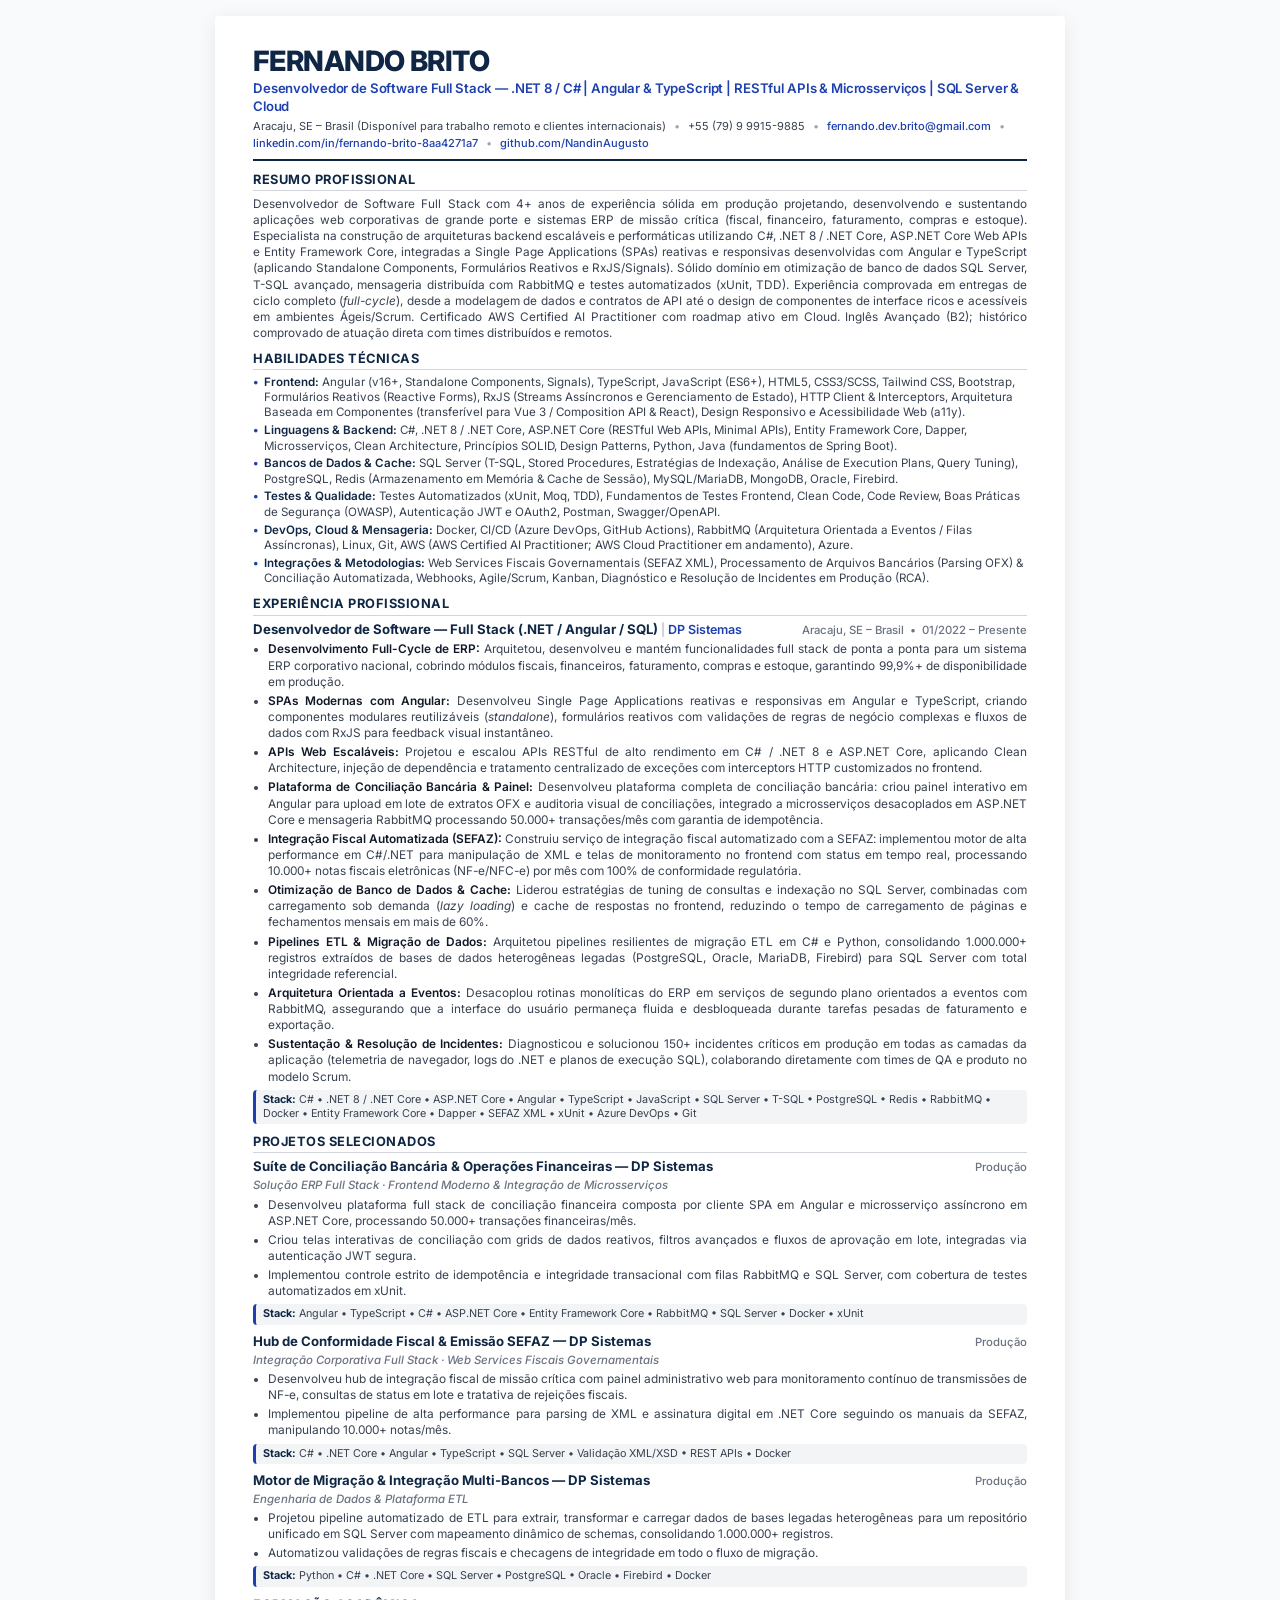
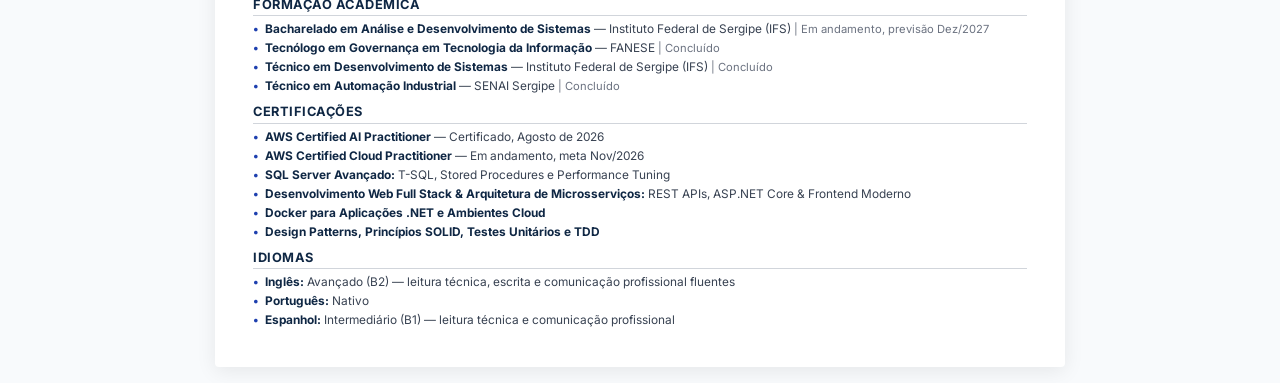
<file: cv/Fernando_Brito_Fullstack_Developer_PT.html>
<!DOCTYPE html>
<html lang="pt-BR">
<head>
  <meta charset="UTF-8">
  <meta name="viewport" content="width=device-width, initial-scale=1.0">
  <title>Fernando Brito - Currículo Desenvolvedor Full Stack</title>
  <link rel="preconnect" href="https://fonts.googleapis.com">
  <link rel="preconnect" href="https://fonts.gstatic.com" crossorigin>
  <link href="https://fonts.googleapis.com/css2?family=Inter:wght@300;400;500;600;700;800&display=swap" rel="stylesheet">
  <style>
    :root {
      --primary-color: #0f2744;
      --secondary-color: #1e40af;
      --text-main: #111827;
      --text-muted: #374151;
      --text-light: #6b7280;
      --border-color: #e5e7eb;
      --line-color: #d1d5db;
      --bg-pill: #f3f4f6;
    }

    * {
      box-sizing: border-box;
      margin: 0;
      padding: 0;
    }

    body {
      font-family: 'Inter', -apple-system, BlinkMacSystemFont, "Segoe UI", Roboto, Helvetica, Arial, sans-serif;
      color: var(--text-main);
      background-color: #f8fafc;
      line-height: 1.35;
      font-size: 9.1pt;
      -webkit-font-smoothing: antialiased;
    }

    .resume-container {
      max-width: 850px;
      margin: 16px auto;
      background: #ffffff;
      padding: 30px 38px;
      box-shadow: 0 4px 20px rgba(0, 0, 0, 0.08);
      border-radius: 4px;
    }

    /* Header */
    header {
      border-bottom: 2px solid var(--primary-color);
      padding-bottom: 8px;
      margin-bottom: 10px;
    }

    h1.name {
      font-size: 21pt;
      font-weight: 800;
      letter-spacing: -0.02em;
      color: var(--primary-color);
      text-transform: uppercase;
      line-height: 1.1;
      margin-bottom: 3px;
    }

    .headline {
      font-size: 9.9pt;
      font-weight: 600;
      color: var(--secondary-color);
      margin-bottom: 5px;
      letter-spacing: -0.01em;
    }

    .contact-bar {
      font-size: 8.3pt;
      color: var(--text-muted);
      display: flex;
      flex-wrap: wrap;
      align-items: center;
      gap: 3px 8px;
      line-height: 1.25;
    }

    .contact-bar a {
      color: var(--secondary-color);
      text-decoration: none;
      font-weight: 500;
    }

    .contact-bar a:hover {
      text-decoration: underline;
    }

    .separator {
      color: #9ca3af;
      font-weight: 400;
    }

    /* Section Styles */
    section {
      margin-bottom: 9px;
    }

    h2.section-title {
      font-size: 9.6pt;
      font-weight: 700;
      color: var(--primary-color);
      text-transform: uppercase;
      letter-spacing: 0.04em;
      border-bottom: 1px solid var(--line-color);
      padding-bottom: 2px;
      margin-bottom: 5px;
    }

    p.summary {
      color: var(--text-muted);
      text-align: justify;
      font-size: 8.85pt;
      line-height: 1.36;
    }

    /* Technical Skills */
    .skills-list {
      list-style-type: none;
      display: flex;
      flex-direction: column;
      gap: 2.5px;
    }

    .skills-list li {
      font-size: 8.7pt;
      color: var(--text-muted);
      line-height: 1.32;
      padding-left: 11px;
      position: relative;
    }

    .skills-list li::before {
      content: "•";
      position: absolute;
      left: 0;
      color: var(--secondary-color);
      font-weight: bold;
    }

    .skills-list strong {
      color: var(--primary-color);
      font-weight: 600;
    }

    /* Experience & Projects */
    .experience-block {
      margin-bottom: 8px;
    }

    .project-block {
      margin-bottom: 8px;
      page-break-inside: avoid;
    }

    .item-header {
      display: flex;
      justify-content: space-between;
      align-items: baseline;
      margin-bottom: 2px;
      flex-wrap: wrap;
    }

    .role-title {
      font-size: 9.9pt;
      font-weight: 700;
      color: var(--primary-color);
    }

    .company-name {
      font-size: 9.4pt;
      font-weight: 600;
      color: var(--secondary-color);
    }

    .location-date {
      font-size: 8.5pt;
      font-weight: 500;
      color: var(--text-light);
      white-space: nowrap;
    }

    .project-subtitle {
      font-size: 8.6pt;
      font-weight: 500;
      color: var(--text-light);
      font-style: italic;
      margin-bottom: 3px;
    }

    ul.bullet-list {
      margin-top: 3px;
      padding-left: 15px;
      display: flex;
      flex-direction: column;
      gap: 3px;
    }

    ul.bullet-list li {
      font-size: 8.9pt;
      color: var(--text-muted);
      line-height: 1.36;
      text-align: justify;
    }

    ul.bullet-list li strong {
      color: var(--text-main);
      font-weight: 600;
    }

    .stack-line {
      margin-top: 5px;
      font-size: 8.1pt;
      color: var(--text-muted);
      background: var(--bg-pill);
      padding: 3px 7px;
      border-radius: 4px;
      line-height: 1.32;
      border-left: 3px solid var(--secondary-color);
    }

    .stack-line strong {
      color: var(--primary-color);
    }

    /* Education, Certs, Languages */
    .compact-list {
      list-style-type: none;
      display: flex;
      flex-direction: column;
      gap: 3px;
    }

    .compact-list li {
      font-size: 8.9pt;
      color: var(--text-muted);
      padding-left: 12px;
      position: relative;
      line-height: 1.35;
    }

    .compact-list li::before {
      content: "•";
      position: absolute;
      left: 0;
      color: var(--secondary-color);
      font-weight: bold;
    }

    .compact-list strong {
      color: var(--primary-color);
    }

    .compact-list span.meta {
      color: var(--text-light);
      font-size: 8.4pt;
    }

    /* Print Optimizations */
    @media print {
      body {
        background-color: #ffffff;
        color: #000000;
        font-size: 8.6pt;
        line-height: 1.3;
      }

      .resume-container {
        max-width: 100%;
        margin: 0;
        padding: 0;
        box-shadow: none;
        border-radius: 0;
      }

      @page {
        size: letter;
        margin: 7mm 10mm 7mm 10mm;
      }

      section {
        margin-bottom: 7px;
      }

      h2.section-title {
        margin-bottom: 4px;
        padding-bottom: 1px;
      }

      header {
        margin-bottom: 7px;
        padding-bottom: 5px;
      }

      p.summary {
        font-size: 8.5pt;
        line-height: 1.3;
      }

      .skills-list {
        gap: 1.5px;
      }

      .skills-list li {
        font-size: 8.4pt;
        line-height: 1.28;
      }

      ul.bullet-list {
        gap: 1.5px;
      }

      ul.bullet-list li {
        font-size: 8.5pt;
        line-height: 1.28;
      }

      .page-break {
        page-break-before: always;
      }

      .avoid-break {
        page-break-inside: avoid;
      }

      .contact-bar a {
        color: #000000;
        text-decoration: none;
      }

      .stack-line {
        background: #f4f4f5;
        -webkit-print-color-adjust: exact;
        print-color-adjust: exact;
      }
    }
  </style>
</head>
<body>

  <div class="resume-container">
    <!-- Header -->
    <header>
      <h1 class="name">Fernando Brito</h1>
      <div class="headline">Desenvolvedor de Software Full Stack — .NET 8 / C# | Angular & TypeScript | RESTful APIs & Microsserviços | SQL Server & Cloud</div>
      <div class="contact-bar">
        <span>Aracaju, SE – Brasil (Disponível para trabalho remoto e clientes internacionais)</span>
        <span class="separator">•</span>
        <span>+55 (79) 9 9915-9885</span>
        <span class="separator">•</span>
        <a href="mailto:fernando.dev.brito@gmail.com">fernando.dev.brito@gmail.com</a>
        <span class="separator">•</span>
        <a href="https://linkedin.com/in/fernando-brito-8aa4271a7" target="_blank">linkedin.com/in/fernando-brito-8aa4271a7</a>
        <span class="separator">•</span>
        <a href="https://github.com/NandinAugusto" target="_blank">github.com/NandinAugusto</a>
      </div>
    </header>

    <!-- Resumo Profissional -->
    <section>
      <h2 class="section-title">Resumo Profissional</h2>
      <p class="summary">
        Desenvolvedor de Software Full Stack com 4+ anos de experiência sólida em produção projetando, desenvolvendo e sustentando aplicações web corporativas de grande porte e sistemas ERP de missão crítica (fiscal, financeiro, faturamento, compras e estoque). Especialista na construção de arquiteturas backend escaláveis e performáticas utilizando C#, .NET 8 / .NET Core, ASP.NET Core Web APIs e Entity Framework Core, integradas a Single Page Applications (SPAs) reativas e responsivas desenvolvidas com Angular e TypeScript (aplicando Standalone Components, Formulários Reativos e RxJS/Signals). Sólido domínio em otimização de banco de dados SQL Server, T-SQL avançado, mensageria distribuída com RabbitMQ e testes automatizados (xUnit, TDD). Experiência comprovada em entregas de ciclo completo (<em>full-cycle</em>), desde a modelagem de dados e contratos de API até o design de componentes de interface ricos e acessíveis em ambientes Ágeis/Scrum. Certificado AWS Certified AI Practitioner com roadmap ativo em Cloud. Inglês Avançado (B2); histórico comprovado de atuação direta com times distribuídos e remotos.
      </p>
    </section>

    <!-- Habilidades Técnicas -->
    <section>
      <h2 class="section-title">Habilidades Técnicas</h2>
      <ul class="skills-list">
        <li><strong>Frontend:</strong> Angular (v16+, Standalone Components, Signals), TypeScript, JavaScript (ES6+), HTML5, CSS3/SCSS, Tailwind CSS, Bootstrap, Formulários Reativos (Reactive Forms), RxJS (Streams Assíncronos e Gerenciamento de Estado), HTTP Client & Interceptors, Arquitetura Baseada em Componentes (transferível para Vue 3 / Composition API & React), Design Responsivo e Acessibilidade Web (a11y).</li>
        <li><strong>Linguagens & Backend:</strong> C#, .NET 8 / .NET Core, ASP.NET Core (RESTful Web APIs, Minimal APIs), Entity Framework Core, Dapper, Microsserviços, Clean Architecture, Princípios SOLID, Design Patterns, Python, Java (fundamentos de Spring Boot).</li>
        <li><strong>Bancos de Dados & Cache:</strong> SQL Server (T-SQL, Stored Procedures, Estratégias de Indexação, Análise de Execution Plans, Query Tuning), PostgreSQL, Redis (Armazenamento em Memória & Cache de Sessão), MySQL/MariaDB, MongoDB, Oracle, Firebird.</li>
        <li><strong>Testes & Qualidade:</strong> Testes Automatizados (xUnit, Moq, TDD), Fundamentos de Testes Frontend, Clean Code, Code Review, Boas Práticas de Segurança (OWASP), Autenticação JWT e OAuth2, Postman, Swagger/OpenAPI.</li>
        <li><strong>DevOps, Cloud & Mensageria:</strong> Docker, CI/CD (Azure DevOps, GitHub Actions), RabbitMQ (Arquitetura Orientada a Eventos / Filas Assíncronas), Linux, Git, AWS (AWS Certified AI Practitioner; AWS Cloud Practitioner em andamento), Azure.</li>
        <li><strong>Integrações & Metodologias:</strong> Web Services Fiscais Governamentais (SEFAZ XML), Processamento de Arquivos Bancários (Parsing OFX) & Conciliação Automatizada, Webhooks, Agile/Scrum, Kanban, Diagnóstico e Resolução de Incidentes em Produção (RCA).</li>
      </ul>
    </section>

    <!-- Experiência Profissional -->
    <section>
      <h2 class="section-title">Experiência Profissional</h2>
      <div class="experience-block">
        <div class="item-header">
          <div>
            <span class="role-title">Desenvolvedor de Software — Full Stack (.NET / Angular / SQL)</span>
            <span class="separator"> | </span>
            <span class="company-name">DP Sistemas</span>
          </div>
          <div class="location-date">Aracaju, SE – Brasil &nbsp;•&nbsp; 01/2022 – Presente</div>
        </div>
        <ul class="bullet-list">
          <li><strong>Desenvolvimento Full-Cycle de ERP:</strong> Arquitetou, desenvolveu e mantém funcionalidades full stack de ponta a ponta para um sistema ERP corporativo nacional, cobrindo módulos fiscais, financeiros, faturamento, compras e estoque, garantindo 99,9%+ de disponibilidade em produção.</li>
          <li><strong>SPAs Modernas com Angular:</strong> Desenvolveu Single Page Applications reativas e responsivas em Angular e TypeScript, criando componentes modulares reutilizáveis (<em>standalone</em>), formulários reativos com validações de regras de negócio complexas e fluxos de dados com RxJS para feedback visual instantâneo.</li>
          <li><strong>APIs Web Escaláveis:</strong> Projetou e escalou APIs RESTful de alto rendimento em C# / .NET 8 e ASP.NET Core, aplicando Clean Architecture, injeção de dependência e tratamento centralizado de exceções com interceptors HTTP customizados no frontend.</li>
          <li><strong>Plataforma de Conciliação Bancária & Painel:</strong> Desenvolveu plataforma completa de conciliação bancária: criou painel interativo em Angular para upload em lote de extratos OFX e auditoria visual de conciliações, integrado a microsserviços desacoplados em ASP.NET Core e mensageria RabbitMQ processando 50.000+ transações/mês com garantia de idempotência.</li>
          <li><strong>Integração Fiscal Automatizada (SEFAZ):</strong> Construiu serviço de integração fiscal automatizado com a SEFAZ: implementou motor de alta performance em C#/.NET para manipulação de XML e telas de monitoramento no frontend com status em tempo real, processando 10.000+ notas fiscais eletrônicas (NF-e/NFC-e) por mês com 100% de conformidade regulatória.</li>
          <li><strong>Otimização de Banco de Dados & Cache:</strong> Liderou estratégias de tuning de consultas e indexação no SQL Server, combinadas com carregamento sob demanda (<em>lazy loading</em>) e cache de respostas no frontend, reduzindo o tempo de carregamento de páginas e fechamentos mensais em mais de 60%.</li>
          <li><strong>Pipelines ETL & Migração de Dados:</strong> Arquitetou pipelines resilientes de migração ETL em C# e Python, consolidando 1.000.000+ registros extraídos de bases de dados heterogêneas legadas (PostgreSQL, Oracle, MariaDB, Firebird) para SQL Server com total integridade referencial.</li>
          <li><strong>Arquitetura Orientada a Eventos:</strong> Desacoplou rotinas monolíticas do ERP em serviços de segundo plano orientados a eventos com RabbitMQ, assegurando que a interface do usuário permaneça fluida e desbloqueada durante tarefas pesadas de faturamento e exportação.</li>
          <li><strong>Sustentação & Resolução de Incidentes:</strong> Diagnosticou e solucionou 150+ incidentes críticos em produção em todas as camadas da aplicação (telemetria de navegador, logs do .NET e planos de execução SQL), colaborando diretamente com times de QA e produto no modelo Scrum.</li>
        </ul>
        <div class="stack-line">
          <strong>Stack:</strong> C# • .NET 8 / .NET Core • ASP.NET Core • Angular • TypeScript • JavaScript • SQL Server • T-SQL • PostgreSQL • Redis • RabbitMQ • Docker • Entity Framework Core • Dapper • SEFAZ XML • xUnit • Azure DevOps • Git
        </div>
      </div>
    </section>

    <div class="page-break"></div>

    <!-- Projetos Selecionados -->
    <section>
      <h2 class="section-title">Projetos Selecionados</h2>
      
      <div class="project-block">
        <div class="item-header">
          <span class="role-title">Suíte de Conciliação Bancária & Operações Financeiras — DP Sistemas</span>
          <span class="location-date">Produção</span>
        </div>
        <div class="project-subtitle">Solução ERP Full Stack · Frontend Moderno & Integração de Microsserviços</div>
        <ul class="bullet-list">
          <li>Desenvolveu plataforma full stack de conciliação financeira composta por cliente SPA em Angular e microsserviço assíncrono em ASP.NET Core, processando 50.000+ transações financeiras/mês.</li>
          <li>Criou telas interativas de conciliação com grids de dados reativos, filtros avançados e fluxos de aprovação em lote, integradas via autenticação JWT segura.</li>
          <li>Implementou controle estrito de idempotência e integridade transacional com filas RabbitMQ e SQL Server, com cobertura de testes automatizados em xUnit.</li>
        </ul>
        <div class="stack-line">
          <strong>Stack:</strong> Angular • TypeScript • C# • ASP.NET Core • Entity Framework Core • RabbitMQ • SQL Server • Docker • xUnit
        </div>
      </div>

      <div class="project-block">
        <div class="item-header">
          <span class="role-title">Hub de Conformidade Fiscal & Emissão SEFAZ — DP Sistemas</span>
          <span class="location-date">Produção</span>
        </div>
        <div class="project-subtitle">Integração Corporativa Full Stack · Web Services Fiscais Governamentais</div>
        <ul class="bullet-list">
          <li>Desenvolveu hub de integração fiscal de missão crítica com painel administrativo web para monitoramento contínuo de transmissões de NF-e, consultas de status em lote e tratativa de rejeições fiscais.</li>
          <li>Implementou pipeline de alta performance para parsing de XML e assinatura digital em .NET Core seguindo os manuais da SEFAZ, manipulando 10.000+ notas/mês.</li>
        </ul>
        <div class="stack-line">
          <strong>Stack:</strong> C# • .NET Core • Angular • TypeScript • SQL Server • Validação XML/XSD • REST APIs • Docker
        </div>
      </div>

      <div class="project-block">
        <div class="item-header">
          <span class="role-title">Motor de Migração & Integração Multi-Bancos — DP Sistemas</span>
          <span class="location-date">Produção</span>
        </div>
        <div class="project-subtitle">Engenharia de Dados & Plataforma ETL</div>
        <ul class="bullet-list">
          <li>Projetou pipeline automatizado de ETL para extrair, transformar e carregar dados de bases legadas heterogêneas para um repositório unificado em SQL Server com mapeamento dinâmico de schemas, consolidando 1.000.000+ registros.</li>
          <li>Automatizou validações de regras fiscais e checagens de integridade em todo o fluxo de migração.</li>
        </ul>
        <div class="stack-line">
          <strong>Stack:</strong> Python • C# • .NET Core • SQL Server • PostgreSQL • Oracle • Firebird • Docker
        </div>
      </div>
    </section>

    <!-- Formação Acadêmica -->
    <section class="avoid-break">
      <h2 class="section-title">Formação Acadêmica</h2>
      <ul class="compact-list">
        <li><strong>Bacharelado em Análise e Desenvolvimento de Sistemas</strong> — Instituto Federal de Sergipe (IFS) <span class="meta">| Em andamento, previsão Dez/2027</span></li>
        <li><strong>Tecnólogo em Governança em Tecnologia da Informação</strong> — FANESE <span class="meta">| Concluído</span></li>
        <li><strong>Técnico em Desenvolvimento de Sistemas</strong> — Instituto Federal de Sergipe (IFS) <span class="meta">| Concluído</span></li>
        <li><strong>Técnico em Automação Industrial</strong> — SENAI Sergipe <span class="meta">| Concluído</span></li>
      </ul>
    </section>

    <!-- Certificações -->
    <section class="avoid-break">
      <h2 class="section-title">Certificações</h2>
      <ul class="compact-list">
        <li><strong>AWS Certified AI Practitioner</strong> — Certificado, Agosto de 2026</li>
        <li><strong>AWS Certified Cloud Practitioner</strong> — Em andamento, meta Nov/2026</li>
        <li><strong>SQL Server Avançado:</strong> T-SQL, Stored Procedures e Performance Tuning</li>
        <li><strong>Desenvolvimento Web Full Stack & Arquitetura de Microsserviços:</strong> REST APIs, ASP.NET Core & Frontend Moderno</li>
        <li><strong>Docker para Aplicações .NET e Ambientes Cloud</strong></li>
        <li><strong>Design Patterns, Princípios SOLID, Testes Unitários e TDD</strong></li>
      </ul>
    </section>

    <!-- Idiomas -->
    <section class="avoid-break">
      <h2 class="section-title">Idiomas</h2>
      <ul class="compact-list">
        <li><strong>Inglês:</strong> Avançado (B2) — leitura técnica, escrita e comunicação profissional fluentes</li>
        <li><strong>Português:</strong> Nativo</li>
        <li><strong>Espanhol:</strong> Intermediário (B1) — leitura técnica e comunicação profissional</li>
      </ul>
    </section>

  </div>

</body>
</html>
</file>
